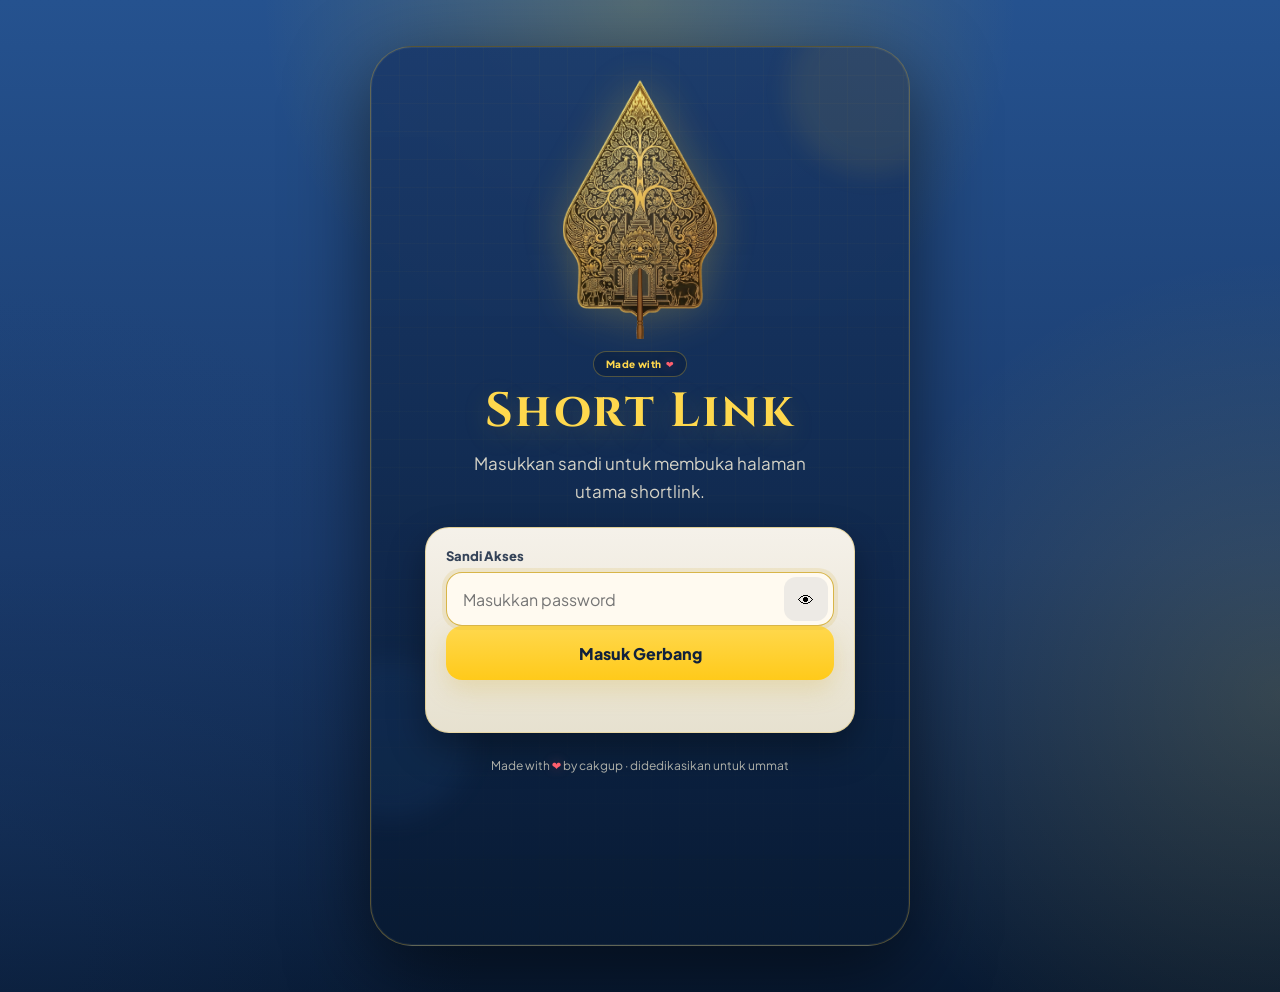
<file: index.html>
<!doctype html>
<html lang="id">
<head>
  <meta charset="utf-8">
  <meta name="viewport" content="width=device-width, initial-scale=1, viewport-fit=cover">
  <meta name="theme-color" content="#1A3A6B">
  <meta name="description" content="CakGup Shortlink - Made With Love">
  <title>Cakgup Shortlink · Short Link</title>
  <link rel="preconnect" href="https://fonts.googleapis.com">
  <link rel="preconnect" href="https://fonts.gstatic.com" crossorigin>
  <link href="https://fonts.googleapis.com/css2?family=Cinzel:wght@600;700;800&family=Plus+Jakarta+Sans:wght@400;500;600;700;800;900&display=swap" rel="stylesheet">
  <link rel="stylesheet" href="assets/css/style.css?v=20260527-blue">
</head>
<body>
  <div id="app" aria-live="polite"></div>
  <script src="assets/js/config.js"></script>
  <script src="assets/js/auth.js"></script>
  <script src="assets/js/app.js"></script>
</body>
</html>
</file>
<file: assets/css/style.css>
:root {
  --primary: #1A3A6B;
  --accent: #FFCA1A;
  --bg-dark: var(--primary);
  --bg-deeper: #081a33;
  --sogan: var(--primary);
  --sogan-soft: #25528f;
  --gold: var(--accent);
  --gold-bright: #ffd84d;
  --cream: #f5edd8;
  --cream-light: #fff7df;
  --brick: var(--primary);
  --text-dark: #10213d;
  --text-muted: rgba(16, 33, 61, 0.72);
  --shadow: 0 24px 80px rgba(0, 0, 0, 0.55);
}

* {
  box-sizing: border-box;
}

html {
  min-height: 100%;
  background: var(--bg-dark);
}

body {
  margin: 0;
  min-height: 100dvh;
  overflow-x: hidden;
  font-family: "Plus Jakarta Sans", system-ui, -apple-system, BlinkMacSystemFont, "Segoe UI", sans-serif;
  color: var(--cream-light);
  background:
    radial-gradient(circle at 50% 0%, rgba(255, 202, 26, 0.22), transparent 32%),
    radial-gradient(circle at 0% 80%, rgba(26, 58, 107, 0.36), transparent 34%),
    radial-gradient(circle at 100% 70%, rgba(255, 202, 26, 0.14), transparent 30%),
    linear-gradient(180deg, #25528f 0%, var(--primary) 56%, var(--bg-deeper) 100%);
}

a {
  color: inherit;
}

button,
input,
textarea {
  font: inherit;
}

button {
  -webkit-tap-highlight-color: transparent;
}

.page-shell {
  width: 100%;
  min-height: 100dvh;
  padding: clamp(18px, 4vw, 42px);
  display: flex;
  align-items: center;
  justify-content: center;
}

.mobile-frame {
  width: min(100%, 540px);
  min-height: min(calc(100dvh - 36px), 960px);
  position: relative;
  border: 1px solid rgba(212, 175, 55, 0.38);
  border-radius: clamp(26px, 7vw, 42px);
  padding: clamp(18px, 5vw, 30px);
  background:
    linear-gradient(180deg, rgba(26, 58, 107, 0.94), rgba(8, 26, 51, 0.96));
  box-shadow: var(--shadow), inset 0 0 0 1px rgba(255, 247, 223, 0.06);
  overflow: hidden;
}

.mobile-frame--compact {
  min-height: min(calc(100dvh - 36px), 820px);
}

.mobile-frame::before {
  content: "";
  position: absolute;
  inset: 0;
  background-image:
    linear-gradient(rgba(212, 175, 55, 0.04) 1px, transparent 1px),
    linear-gradient(90deg, rgba(212, 175, 55, 0.04) 1px, transparent 1px);
  background-size: 28px 28px;
  mask-image: linear-gradient(180deg, rgba(0,0,0,.8), rgba(0,0,0,.18));
  pointer-events: none;
}

.pattern-glow {
  position: absolute;
  border-radius: 999px;
  filter: blur(12px);
  opacity: 0.5;
  pointer-events: none;
}

.pattern-glow--one {
  width: 170px;
  height: 170px;
  top: -42px;
  right: -48px;
  background: rgba(245, 197, 66, 0.18);
}

.pattern-glow--two {
  width: 160px;
  height: 160px;
  left: -60px;
  bottom: 14%;
  background: rgba(37, 82, 143, 0.28);
}

.brand-header,
.card,
.toolbar-card,
.list-header,
.link-list,
.footer,
.topbar {
  position: relative;
  z-index: 1;
}

.topbar {
  display: flex;
  align-items: center;
  justify-content: space-between;
  gap: 12px;
  margin-bottom: 12px;
}

.topbar-badge,
.eyebrow,
.category-pill {
  display: inline-flex;
  align-items: center;
  width: fit-content;
  border: 1px solid rgba(212, 175, 55, 0.34);
  border-radius: 999px;
  color: var(--gold-bright);
  background: rgba(8, 26, 51, 0.42);
  letter-spacing: 0.08em;
  text-transform: uppercase;
}

.topbar-badge {
  padding: 8px 12px;
  font-size: 11px;
  font-weight: 800;
}

.link-button {
  border: 0;
  background: transparent;
  color: rgba(255, 247, 223, 0.75);
  font-weight: 700;
  cursor: pointer;
}

.brand-header {
  text-align: center;
  padding-top: 2px;
}

.gunungan {
  width: min(50vw, 210px);
  max-height: 260px;
  object-fit: contain;
  display: block;
  margin: 0 auto 12px;
  opacity: 0.95;
  filter: drop-shadow(0 0 22px rgba(212, 175, 55, 0.38));
}

.eyebrow {
  margin: 0 auto 10px;
  padding: 6px 12px;
  font-size: 10px;
  font-weight: 800;
  gap: 4px;
  letter-spacing: 0.045em;
  text-transform: none;
}

.love-icon {
  display: inline-flex;
  align-items: center;
  justify-content: center;
  color: #ff5f6d;
  font-size: 0.95em;
  filter: drop-shadow(0 0 6px rgba(255, 95, 109, 0.36));
}

.brand-title {
  margin: 0;
  font-family: "Cinzel", Georgia, serif;
  font-size: clamp(30px, 8vw, 48px);
  line-height: 1.04;
  letter-spacing: 0.045em;
  color: var(--gold-bright);
  text-shadow: 0 8px 28px rgba(212, 175, 55, 0.22);
}

.brand-subtitle {
  margin: 12px auto 22px;
  max-width: 360px;
  color: rgba(255, 247, 223, 0.82);
  font-size: clamp(14px, 3.7vw, 17px);
  line-height: 1.65;
}

.card,
.toolbar-card,
.link-card,
.empty-state {
  border: 1px solid rgba(212, 175, 55, 0.38);
  border-radius: 24px;
  background:
    linear-gradient(180deg, rgba(255, 250, 240, 0.96), rgba(245, 237, 216, 0.94));
  color: var(--text-dark);
  box-shadow: 0 16px 36px rgba(0, 0, 0, 0.34);
}

.card,
.toolbar-card {
  padding: 20px;
}

.login-card,
.redirect-card,
.error-card {
  max-width: 430px;
  margin: 0 auto;
}

.label {
  display: block;
  margin: 0 0 8px;
  color: rgba(16, 33, 61, 0.84);
  font-size: 13px;
  font-weight: 800;
}

.input,
.textarea {
  width: 100%;
  border: 1px solid rgba(26, 58, 107, 0.22);
  border-radius: 16px;
  padding: 0 16px;
  color: var(--text-dark);
  background: #fffaf0;
  outline: none;
  transition: border-color .2s ease, box-shadow .2s ease;
}

.input {
  min-height: 54px;
}

.textarea {
  min-height: 96px;
  padding-top: 14px;
  resize: vertical;
}

.input:focus,
.textarea:focus {
  border-color: rgba(212, 175, 55, 0.9);
  box-shadow: 0 0 0 4px rgba(212, 175, 55, 0.16);
}

.password-row {
  position: relative;
}

.password-row .input {
  padding-right: 58px;
}

.icon-button {
  width: 44px;
  height: 44px;
  position: absolute;
  top: 5px;
  right: 6px;
  border: 0;
  border-radius: 12px;
  background: rgba(26, 58, 107, 0.08);
  cursor: pointer;
}

.button,
.mini-button {
  display: inline-flex;
  align-items: center;
  justify-content: center;
  text-decoration: none;
  cursor: pointer;
  -webkit-appearance: none;
}

.button {
  width: 100%;
  min-height: 54px;
  border: 0;
  border-radius: 16px;
  padding: 0 16px;
  font-weight: 900;
  font-size: 16px;
}

.button-primary {
  color: var(--text-dark);
  background: linear-gradient(180deg, var(--gold-bright), var(--gold));
  box-shadow: 0 10px 24px rgba(212, 175, 55, 0.26);
}

.button-secondary {
  margin-top: 14px;
  color: var(--cream-light);
  background: linear-gradient(180deg, var(--sogan-soft), var(--primary));
  border: 1px solid rgba(245, 197, 66, 0.28);
  box-shadow: 0 10px 22px rgba(26, 58, 107, 0.25);
}

.button-small {
  width: auto;
  min-height: 44px;
  padding: 0 16px;
  font-size: 14px;
}

.mini-button {
  min-height: 40px;
  border: 1px solid rgba(212, 175, 55, 0.38);
  border-radius: 999px;
  padding: 0 14px;
  color: var(--gold-bright);
  background: rgba(8, 26, 51, 0.42);
  font-size: 13px;
  font-weight: 800;
}

.danger-button {
  color: var(--cream-light);
  border-color: rgba(255, 95, 109, 0.55);
  background: linear-gradient(180deg, #d93f5d, #9b1c3d);
}

.danger-button:disabled {
  opacity: 0.72;
  cursor: wait;
}

.message {
  min-height: 20px;
  margin: 12px 0 0;
  font-size: 13px;
  line-height: 1.55;
}

.message-error {
  color: #9b1c1c;
}

.message-success {
  color: #18633a;
}

.toolbar-card {
  margin: 0 0 16px;
}

.admin-card {
  margin: 0 0 18px;
}

.form-grid {
  display: grid;
  gap: 14px;
}

.check-row {
  display: flex;
  align-items: center;
  gap: 10px;
  color: var(--text-muted);
  font-size: 14px;
  font-weight: 700;
}

.check-row input {
  width: 20px;
  height: 20px;
  accent-color: var(--gold);
}

.list-header {
  display: flex;
  align-items: flex-end;
  justify-content: space-between;
  gap: 12px;
  margin: 18px 0 12px;
}

.section-title {
  margin: 0;
  font-family: "Cinzel", Georgia, serif;
  font-size: 21px;
  line-height: 1.2;
  color: var(--gold-bright);
}

.card .section-title,
.toolbar-card .section-title,
.link-card .section-title,
.empty-state .section-title,
.error-card .section-title,
.redirect-card .section-title,
.admin-card .section-title {
  color: var(--text-dark);
}

.section-desc {
  margin: 6px 0 0;
  color: rgba(255, 247, 223, 0.72);
  font-size: 13px;
  line-height: 1.55;
}

.card .section-desc,
.empty-state p,
.link-desc,
.admin-card .section-desc {
  color: var(--text-muted);
}

.centered {
  text-align: center;
}

.link-list {
  display: grid;
  gap: 14px;
}

.link-card {
  padding: 16px;
}

.link-card.hidden,
.hidden {
  display: none !important;
}

.category-pill {
  padding: 5px 9px;
  color: var(--brick);
  background: rgba(212, 175, 55, 0.13);
  border-color: rgba(26, 58, 107, 0.18);
  font-size: 10px;
  font-weight: 900;
}

.link-title {
  margin: 10px 0 6px;
  color: var(--text-dark);
  font-size: 18px;
  line-height: 1.3;
}

.link-desc {
  margin: 0 0 10px;
  font-size: 14px;
  line-height: 1.55;
}

.link-slug {
  display: inline-flex;
  width: fit-content;
  margin-bottom: 12px;
  color: var(--brick);
  font-size: 13px;
  font-weight: 900;
  background: transparent;
}

.link-actions {
  display: flex;
  gap: 10px;
  flex-wrap: wrap;
}

.empty-state {
  padding: 20px;
  text-align: center;
}

.empty-state h3 {
  margin: 0 0 8px;
}

.empty-state p {
  margin: 0;
  line-height: 1.55;
}

.hint {
  margin-top: 10px !important;
  font-size: 12px;
}

.skeleton-card {
  min-height: 136px;
  border-radius: 24px;
  background: linear-gradient(100deg, rgba(245, 237, 216, 0.75), rgba(255, 250, 240, 0.96), rgba(245, 237, 216, 0.75));
  background-size: 200% 100%;
  animation: shimmer 1.4s infinite linear;
}

.spinner {
  width: 54px;
  height: 54px;
  margin: 4px auto 16px;
  border: 5px solid rgba(26, 58, 107, 0.14);
  border-top-color: var(--gold);
  border-radius: 999px;
  animation: spin .9s linear infinite;
}

.footer {
  margin-top: 24px;
  text-align: center;
  color: rgba(255, 247, 223, 0.68);
  font-size: 12px;
  line-height: 1.5;
}

@keyframes spin {
  to { transform: rotate(360deg); }
}

@keyframes shimmer {
  to { background-position-x: -200%; }
}

@media (min-width: 720px) {
  .page-shell {
    padding: 46px;
  }

  .mobile-frame {
    min-height: 900px;
  }

  .link-card {
    display: flex;
    align-items: flex-end;
    justify-content: space-between;
    gap: 16px;
  }

  .link-actions {
    flex-shrink: 0;
  }
}

@media (max-width: 380px) {
  .page-shell {
    padding: 12px;
  }

  .mobile-frame {
    border-radius: 24px;
    padding: 16px;
  }

  .gunungan {
    width: min(48vw, 160px);
  }

  .brand-title {
    font-size: 28px;
  }

  .list-header {
    align-items: flex-start;
    flex-direction: column;
  }
}
</file>
